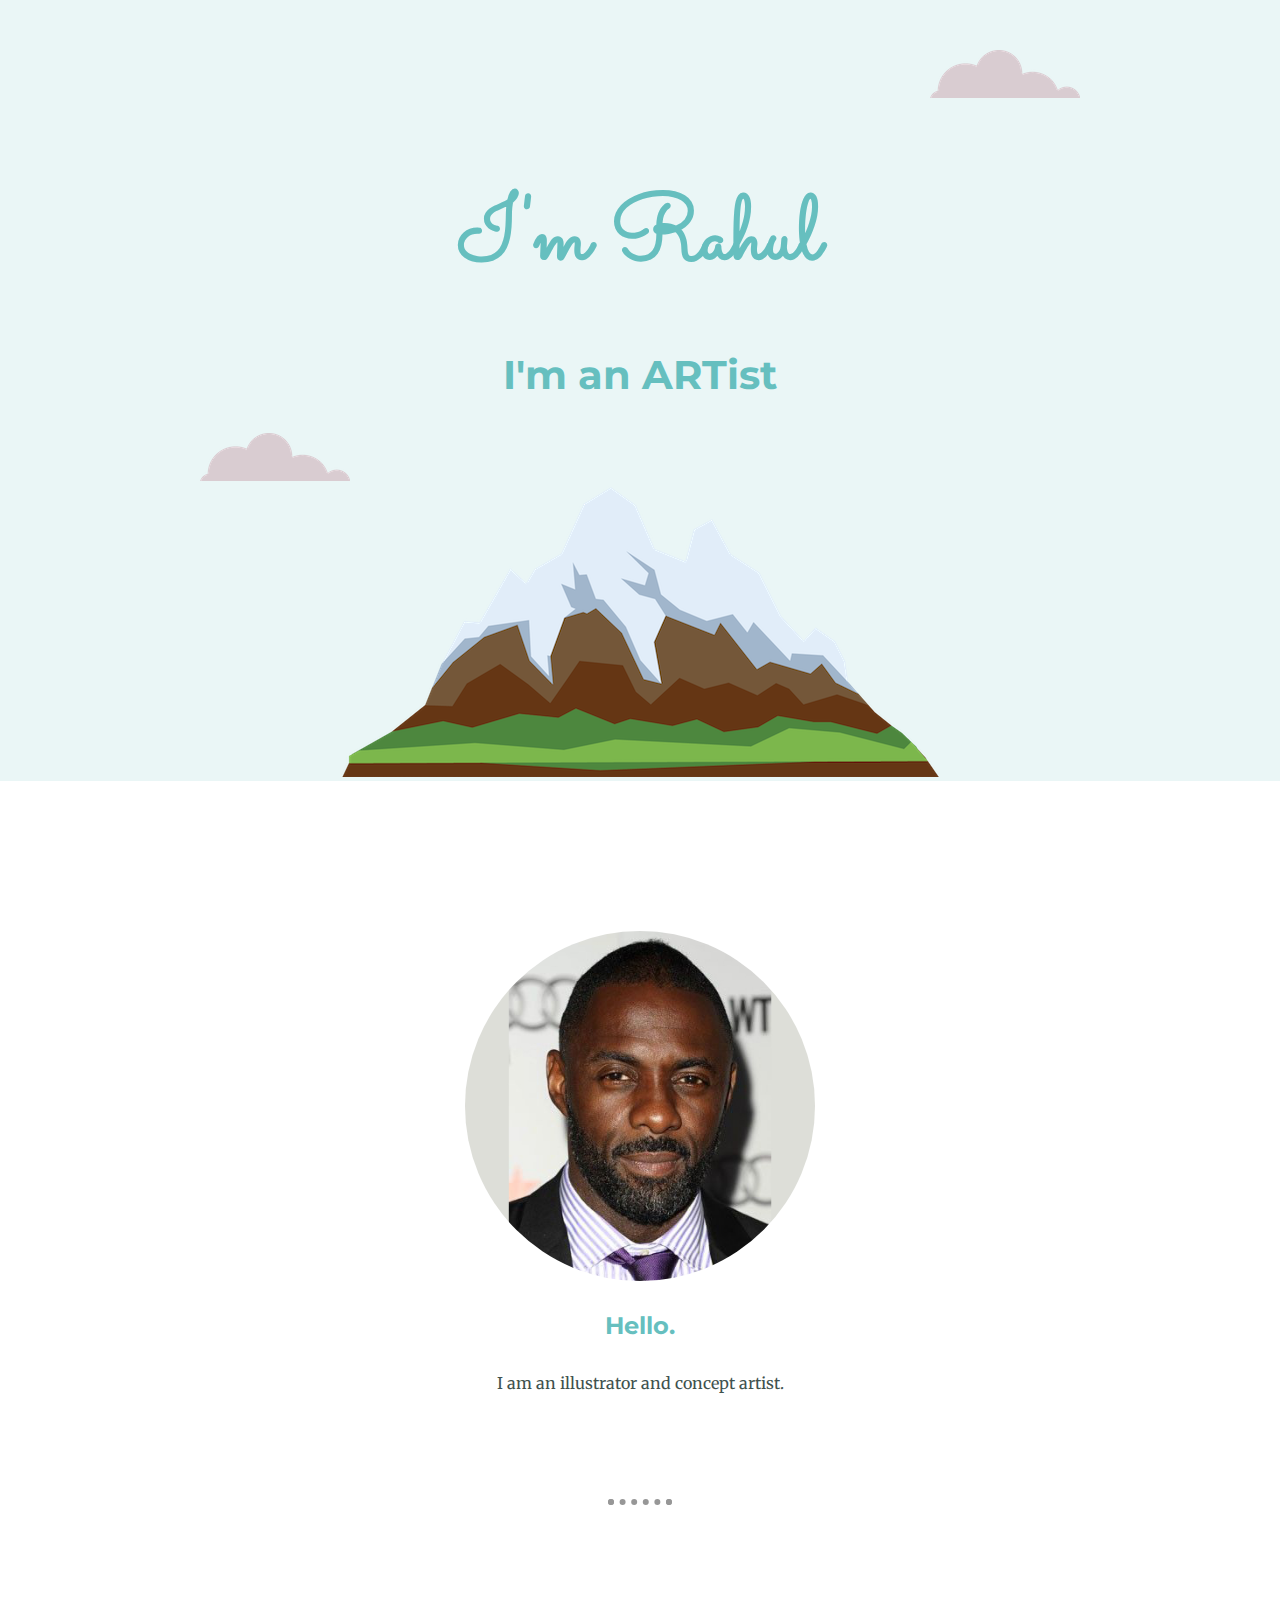
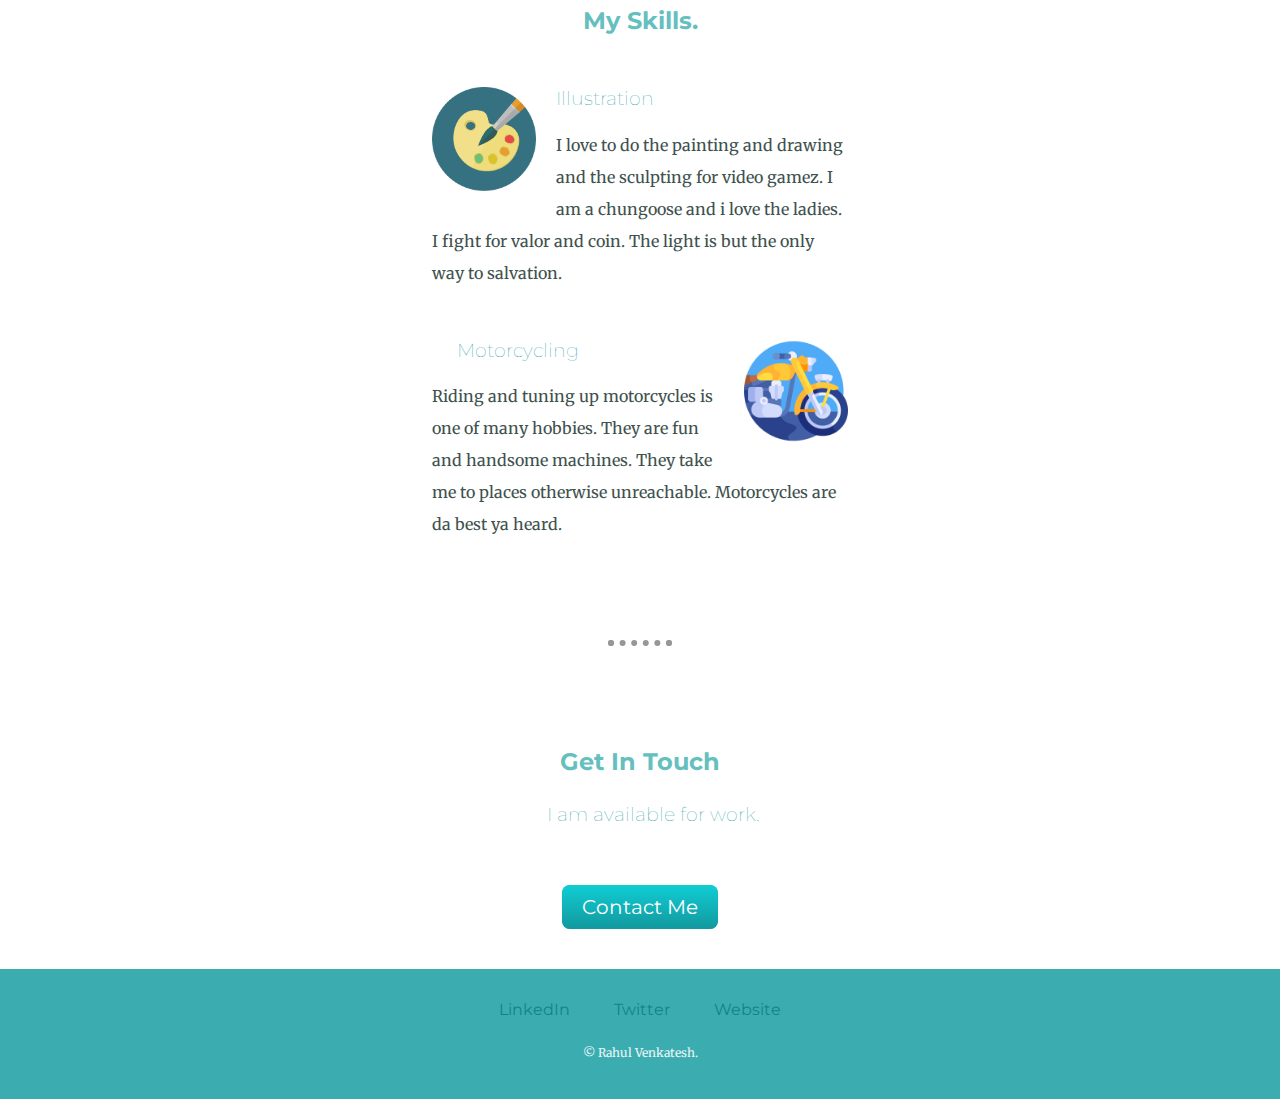
<file: index.html>
<!DOCTYPE html>
<html lang="en">
<head>
    <meta charset="UTF-8">
    <meta http-equiv="X-UA-Compatible" content="IE=edge">
    <meta name="viewport" content="width=device-width, initial-scale=1.0">
    <title>Rahul</title>
    <link rel="stylesheet" href="CSS/styles.css">
    <link rel="icon" href="favicon.ico">
    <!-- font families found on google fonts.  you can copy and paste from here that will be safe
    for all versions of your site (https://fonts.google.com/?query=mont&preview.text=sacrament&preview.text_type=custom)-->
    <link rel="preconnect" href="https://fonts.googleapis.com">
    <link rel="preconnect" href="https://fonts.gstatic.com" crossorigin>
    <link href="https://fonts.googleapis.com/css2?family=Merriweather&family=Montserrat&family=Sacramento&display=swap" rel="stylesheet"> 
</head>
<body>
    <!-- use classes with divs to break up the site into editable 'containers'-->
    <div class="top-container">
        <img class= "top-cloud" src="images/cloud.png" alt="cloud-image">
        <h1>I'm Rahul</h1>
        <h2 class="artist">I'm an <span class="art">ART</span>ist</h2>
        <img class="bottom-cloud" src="images/cloud.png" alt="cloud-image">
        <img src="images/mountain.png" alt="mountain-image">
    </div>

    <div class="middle-container">
        <div class="profile">
          <img class= "circle" src="images/a picture of me-2.jpg" alt="a picture of me">
          <h2>Hello.</h2>
          <p>I am an illustrator and concept artist.</p>
        </div>
        <hr>
        <div class="skills">
          <h2>My Skills.</h2>
          <div class="skill-row">
            <img class="palette" src="images/palette.png" alt="painting">
            <h3 class="skill-h3">Illustration</h3>
            <p class="skill-description">I love to do the painting and drawing and the sculpting for video gamez. I am a chungoose
                and i love the ladies.  I fight for valor and coin. The light is but the only way to salvation. 
            </p>
        </div>
        <div class="skill-row">
            <img class="bike" src="images/motorbike.png" alt="">
            <h3 class="bike-h3">Motorcycling</h3>
            <p class="bike-description">Riding and tuning up motorcycles is one of many hobbies. They are fun and handsome machines.  They take me 
                to places otherwise unreachable.  Motorcycles are da best ya heard. 
            </p>
          </div>
        </div>
        <hr>
        <div class="contact-me">
          <h2>Get In Touch</h2>
          <h3>I am available for work.</h3>
          <a class="btn" href="mailto:name@email.com">Contact Me</a>
        </div>
    </div>
    
      <div class="bottom-container">
        <a class="footer-link1" href="https://www.linkedin.com/">LinkedIn</a>
        <a class="footer-link2" href="https://twitter.com/">Twitter</a>
        <a class="footer-link3" href="https://www.appbrewery.co/">Website</a>
        <p class="copyright">© Rahul Venkatesh.</p>
      </div>
      
</html>
</file>
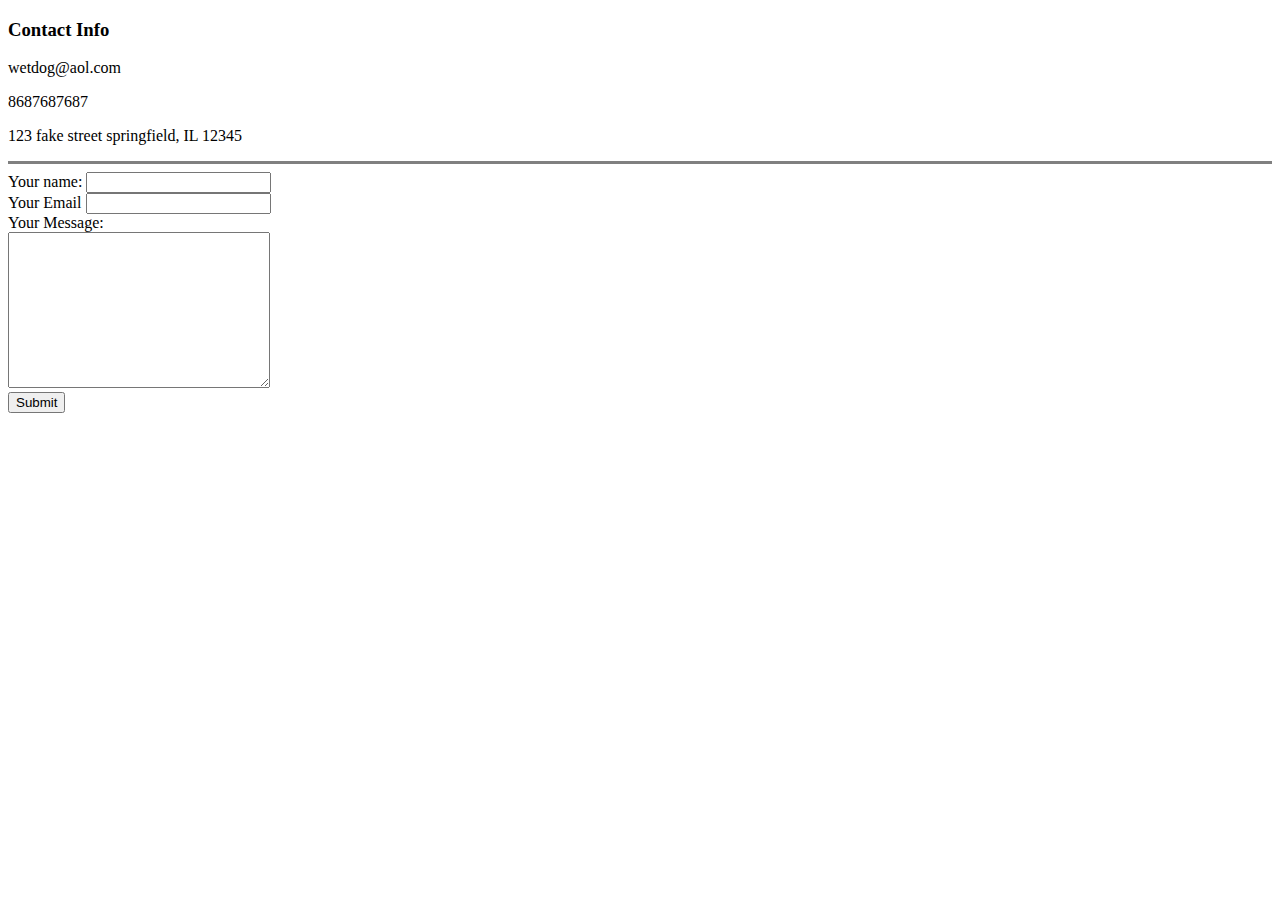
<file: Contact.html>
<!DOCTYPE html>
<html lang="en">
<head>
    <meta charset="UTF-8">
    <meta http-equiv="X-UA-Compatible" content="IE=edge">
    <meta name="viewport" content="width=device-width, initial-scale=1.0">
    <title>Document</title>
</head>
<body>
    <h3>Contact Info</h3>
    
        <p> wetdog@aol.com</p>
        <p>8687687687</p> 
        <p>123 fake street springfield, IL 12345</p> 

        <hr size = "3" noshade>
        <!-- use the form element (with closing tag) and add labels and
        inputs as needed-->
        <form action="mailto:rahultvenkatesh@gmail.com" method="post" enctype="text/plain">
            <label> Your name: </label>
                <input type="text" name="yourName">
                <br>
            <label> Your Email </label>
                <input type="email" name="yourEmail"> <br>
                <Label>Your Message:</Label><br>
                <textarea name="yourMessage" id="" cols="30" rows="10"></textarea><br>
                <input type="submit">
   
        </form>
    
</body>
</html>
</file>
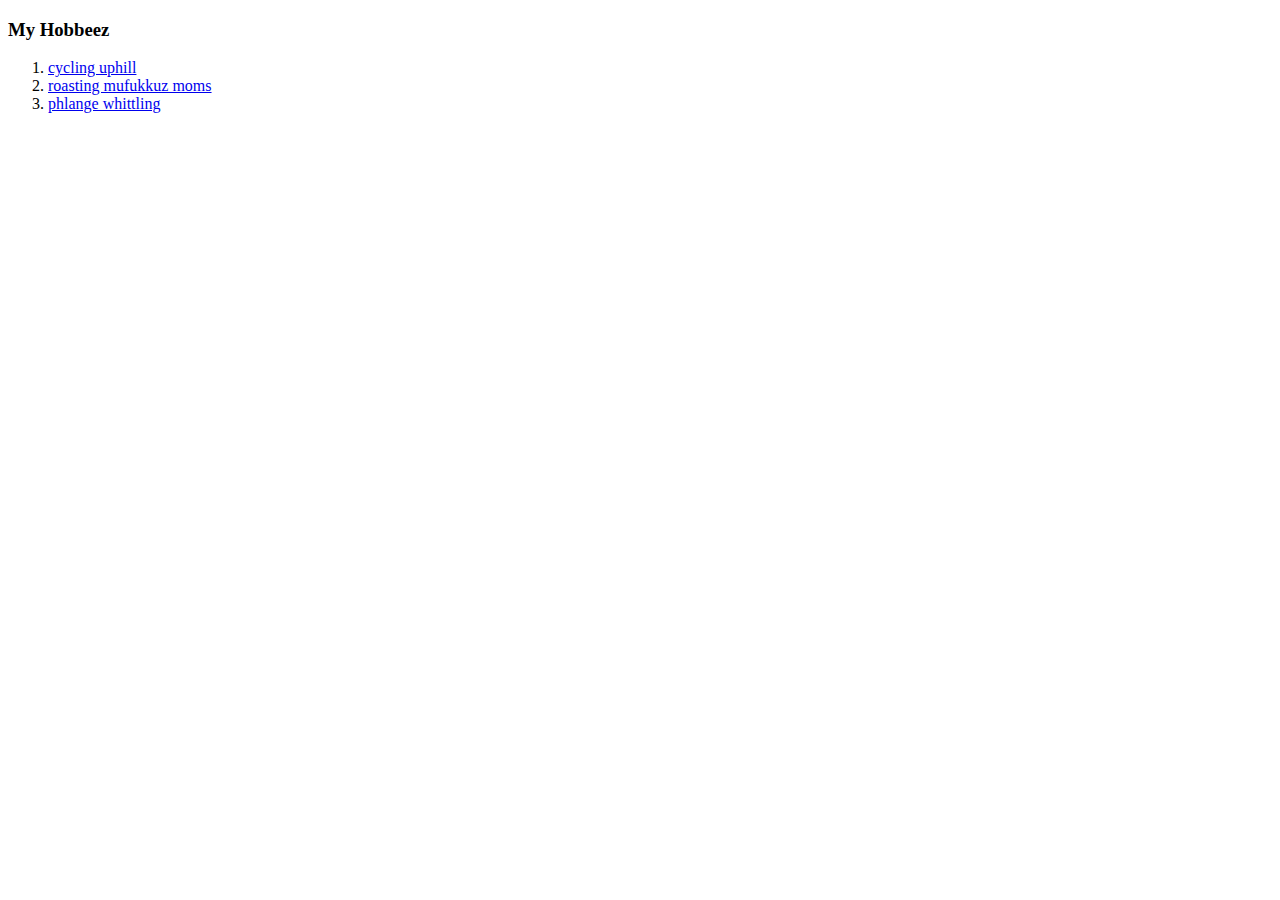
<file: hobbeez.html>
<!DOCTYPE html>
<html lang="en">
<head>
    <meta charset="UTF-8">
    <meta http-equiv="X-UA-Compatible" content="IE=edge">
    <meta name="viewport" content="width=device-width, initial-scale=1.0">
    <title>My Hobbeez</title>
</head>
<body>
    <h3>My Hobbeez</h3>
            <ol>
                <li><a href="https://www.youtube.com/watch?v=95LQJ_qhYag">cycling uphill</a></li>
                <li><a href = "https://www.youtube.com/watch?v=w2DTEOB5rhk&t=45s">roasting mufukkuz moms</a></li>
                <li><a href="https://www.youtube.com/watch?v=EB3USnPADvQ">phlange whittling</a></li>
            </ol>
</body>
</html>
</file>
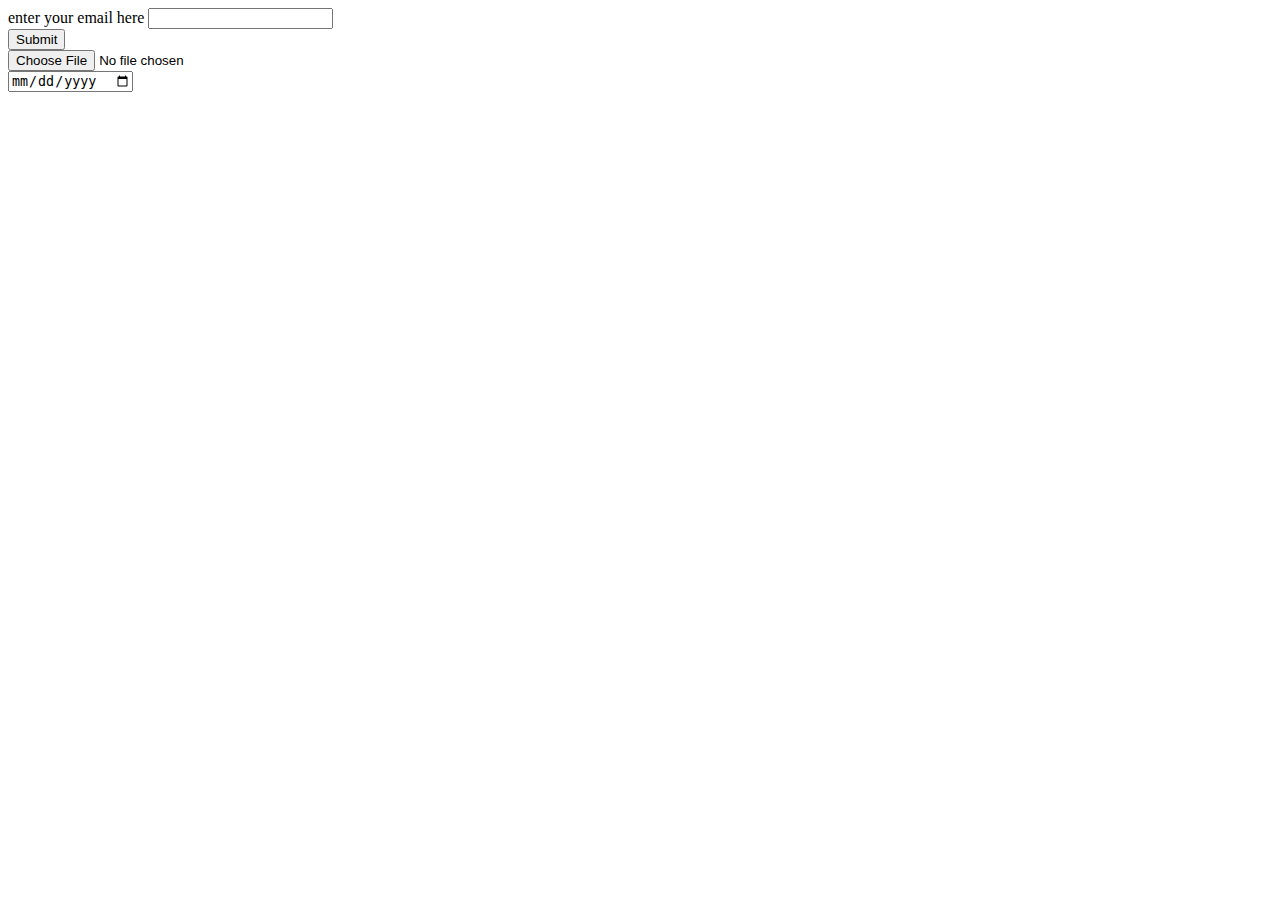
<file: inputs.html>
<!DOCTYPE html>
<html lang="en">
<head>
    <meta charset="UTF-8">
    <meta http-equiv="X-UA-Compatible" content="IE=edge">
    <meta name="viewport" content="width=device-width, initial-scale=1.0">
    <title>Document</title>
</head>
<body>

    <form action="">
      <Label> enter your email here</Label>
        <input type="text"><br>
        <input type="submit"><br>
        <input type="file"><br>
        <input type="date">


    </form>
    
</body>
</html>
</file>
<file: CSS/styles.css>
body {
    color: #40514E;
    margin: 0px;
    text-align: center;
    font-family:'Merriweather', serif;
    font-size: 1em;
    /* merriweather is the font to be used, serif is the default family
    in case the browser or system doesnt have merriweather*/
}

h1 {
    /* when using font percentages, 100% is 16px (or a font size of 16).  therefore if you want
    90px font size you need 90/16=5.625*100%= 562.5%. Using a percentage makes it a dynamic font vs
    a hardcoded static font when using pixel values.

    Another way of using dynamic font sizes is to use em.  16px = 100% = 1em.  In this case 
    90px = 562.5% = 5.625em 
    
    percentage and em values are inherited from the parent.  So if you set your font-size to 2em 
    in the body, and the font-size to 5.625 in the h1, its actually multiplied.
    
    The way to override this initial 2em inherited property is to use (r)em or root em.*/
    line-height: 2;
    color: #66BFBF ;
    font-size: 5.625rem;
    margin: 50px auto 0 auto;
    font-family: 'Sacramento', cursive;
}

h2 {
    line-height: .5;
    font-weight: 700;
    color: #66BFBF;
    margin: 25px auto 25px auto;
    font-family: 'Montserrat', sans-serif;
    padding: 10px;
}

h3 {
    
    margin-left: 25px;
    font-weight: 100;
    color: #11999E;
    font-family: 'Montserrat', sans-serif;
}

p {
    line-height: 2;
    margin-bottom: 0px;
}

hr {
    border: dotted #979797 6px;
    border-bottom: none;
    width: 4%;
    margin: 100px auto;
    
    /*margin: 40px auto;
    background-color: transparent;
    border-style: dotted none none;
    border-width: 6px;
    border-top-color: #EAF6F6;
    width: 5%;*/

}

a {
    color: #158386;
    font-family: 'Montserrat', sans-serif;
    margin: 20px 20px;
    text-decoration: none;
}

a:hover {
    color: #eaf6f6;
}
.top-container {
    background-color: #EAF6F6;
    position: relative;
    padding-top: 100px;
}

.middle-container {
    margin: 100px auto;
}
.bottom-container {
    padding: 30px 0 20px 0;
    height: 80px;
    background-color: #3badb1;
  }

.art {
    text-decoration: underline;
    text-decoration: solid;
}

.bottom-cloud {
    position: absolute;
    left: 200px;
    bottom: 300px;
}

.top-cloud {
    position: absolute;
    right: 200px;
    top: 50px;
}

.circle {
    margin-top: 50px;
    border-radius: 100%;
    max-height:350px;
    width: auto;
    height: auto;
}

.palette {
    margin: 0 20px 30px 0;
    float: left;
    width: 25%;
}

.bike {
    margin: 0 0 20px 30px;
    float: right;
    width: 25%;
}

.artist {
    font-size: 2.5rem;
}

.skills {
    
    margin: 50px auto 100px auto;
    width: 50%;
}

.skill-row {
    text-align: left;
    margin: 50px auto 50px auto;
    width: 65%;
}

.btn {
    position: relative;
    top: 50px;
    background: #11cdd4;
    background-image: -webkit-linear-gradient(top, #11cdd4, #11999e);
    background-image: -moz-linear-gradient(top, #11cdd4, #11999e);
    background-image: -ms-linear-gradient(top, #11cdd4, #11999e);
    background-image: -o-linear-gradient(top, #11cdd4, #11999e);
    background-image: linear-gradient(to bottom, #11cdd4, #11999e);
    -webkit-border-radius: 8;
    -moz-border-radius: 8;
    border-radius: 8px;
    font-family: 'Montserrat', sans-serif;
    color: #ffffff;
    font-size: 20px;
    padding: 10px 20px 10px 20px;
    text-decoration: none;
  }
  
  .btn:hover {
    background: #30e3cb;
    background-image: -webkit-linear-gradient(top, #30e3cb, #2bc4ad);
    background-image: -moz-linear-gradient(top, #30e3cb, #2bc4ad);
    background-image: -ms-linear-gradient(top, #30e3cb, #2bc4ad);
    background-image: -o-linear-gradient(top, #30e3cb, #2bc4ad);
    background-image: linear-gradient(to bottom, #30e3cb, #2bc4ad);
    text-decoration: none;
  }

  .copyright {
    padding: 10px 0;
    color: #EAF6F6;
    font-size: .75rem;
  }
  /*
  .footer-link1 {
    position: relative;
    top: 40px;
    right: 40px;
    color: #11999E;
    
  }

  .footer-link2 {
    position: relative;
    top: 40px;
    color: #11999E;
    
  }
  .footer-link3 {
    position: relative;
    top: 40px;
    left: 40px;
    color: #11999E;
    
  }
  

.skill-h3 {
    position: relative;
    top: 100px;
}

.bike-h3 {
    
    position: relative;
    top: 100px; left: 275px;
}
*/
</file>
